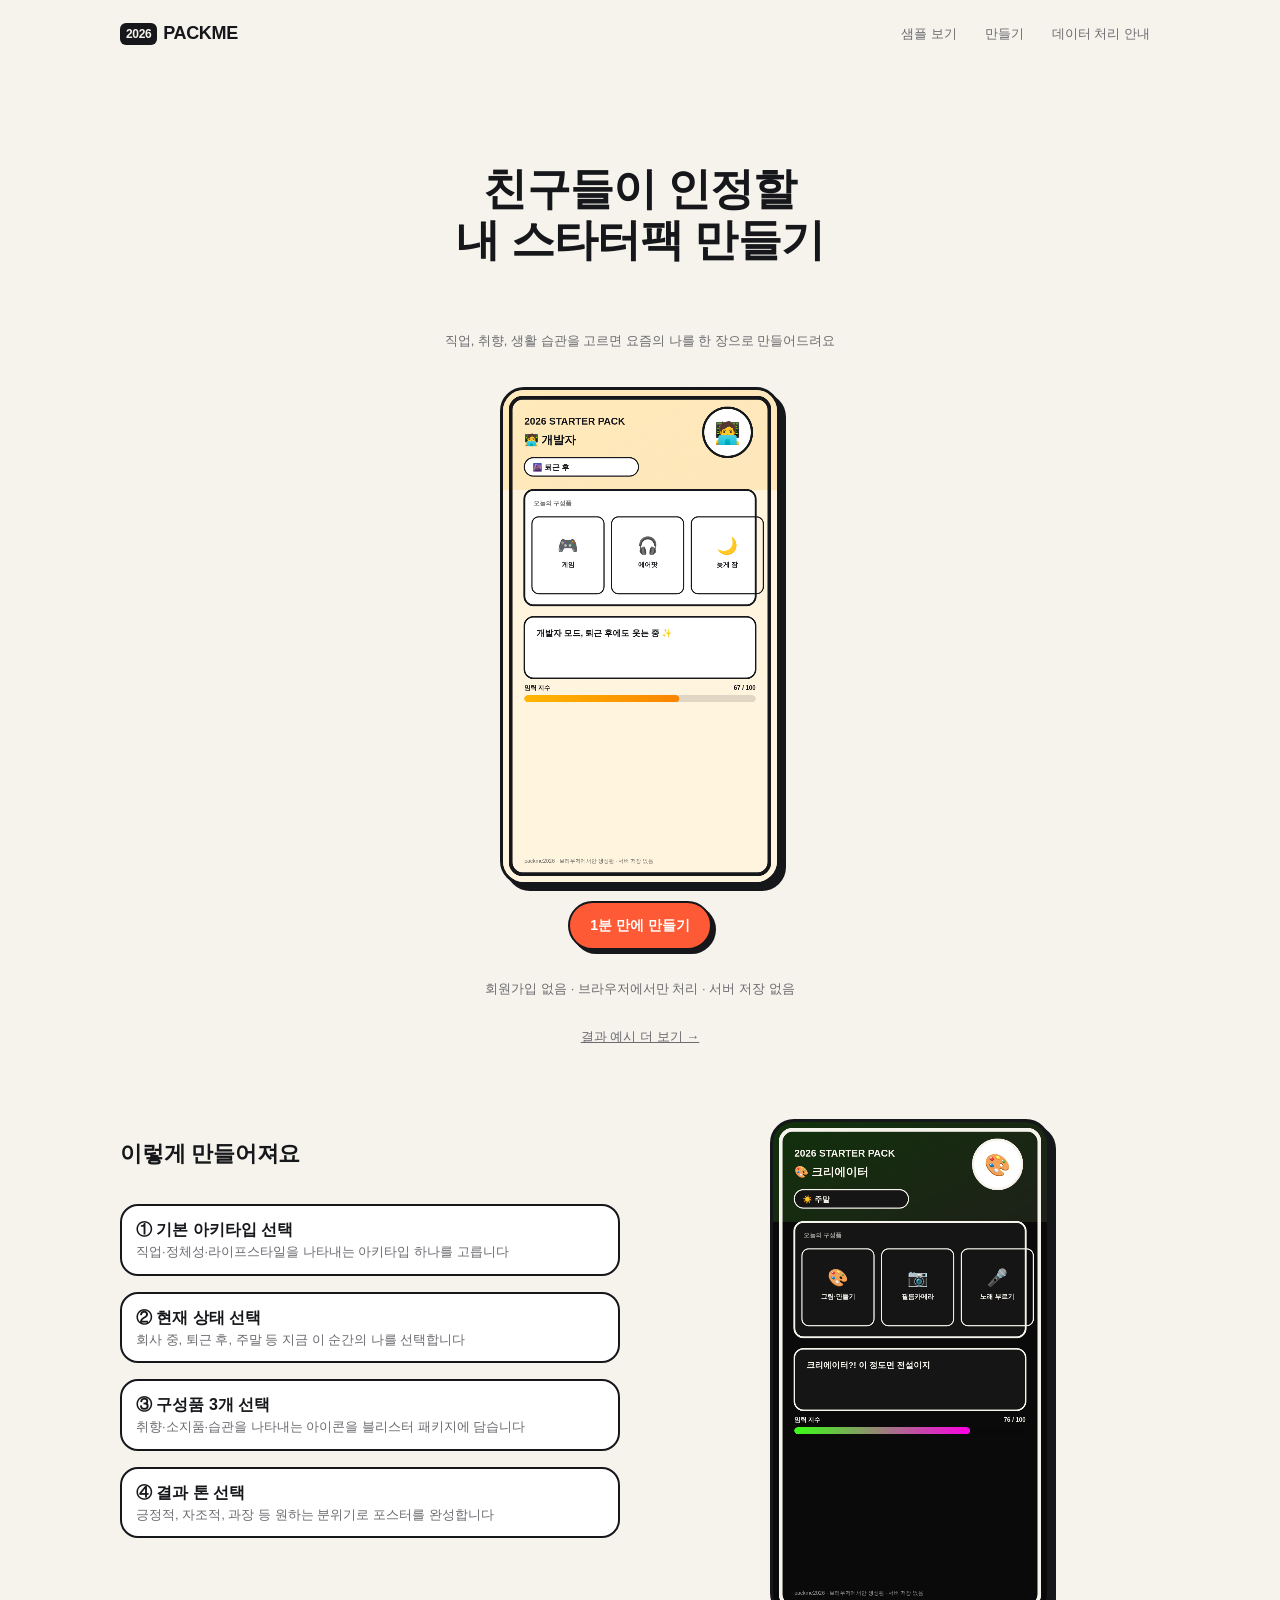
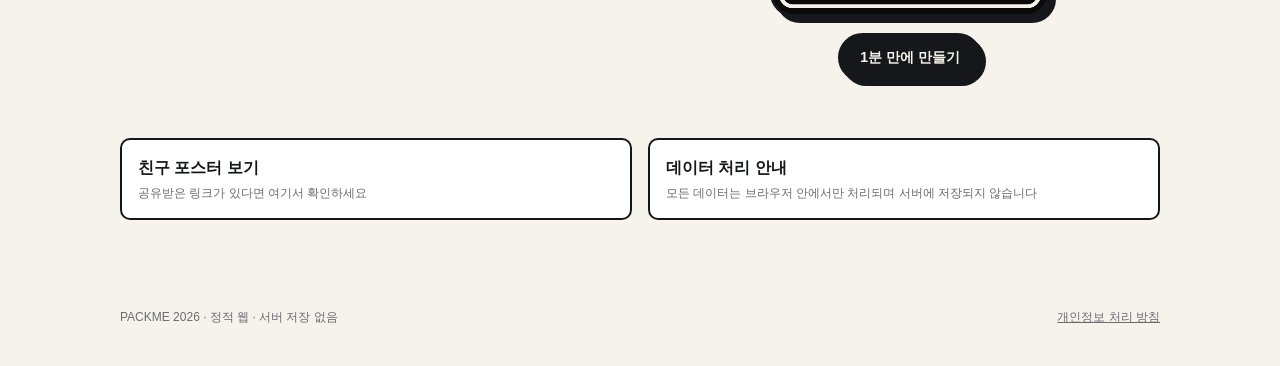
<file: index.html>
<!doctype html>
<html lang="ko">
<head>
<meta charset="utf-8">
<meta name="viewport" content="width=device-width, initial-scale=1">
<title>PACKME — 친구들이 인정할 내 스타터팩 만들기</title>
<meta name="description" content="직업, 취향, 생활 습관을 고르고 1분 만에 공유 가능한 나만의 스타터팩 포스터를 만들어보세요. 회원가입 없이, 브라우저에서만 처리됩니다.">
<meta property="og:type" content="website">
<meta property="og:title" content="친구들이 인정할 내 스타터팩 만들기">
<meta property="og:description" content="몇 번의 선택으로 요즘의 나를 한 장의 포스터로 만들어보세요.">
<meta property="og:url" content="https://solandolleh24-sketch.github.io/packme-web/">
<meta name="theme-color" content="#f6f3ec">
<link rel="icon" href="data:image/svg+xml,%3Csvg xmlns=%27http://www.w3.org/2000/svg%27 viewBox=%270 0 100 100%27%3E%3Ctext y=%27.9em%27 font-size=%2790%27%3E%F0%9F%93%A6%3C/text%3E%3C/svg%3E">
<link rel="stylesheet" href="assets/css/style.css">
</head>
<body>
  <header class="topbar">
    <a class="brand" href="index.html"><span class="badge">2026</span> PACKME</a>
    <div class="spacer"></div>
    <nav>
      <a href="sample.html">샘플 보기</a>
      <a href="create.html">만들기</a>
      <a href="privacy.html">데이터 처리 안내</a>
    </nav>
  </header>

  <main class="wrap">
    <section class="hero">
      <h1 class="t-xl">친구들이 인정할<br>내 스타터팩 만들기</h1>
      <p class="t-sm">직업, 취향, 생활 습관을 고르면 요즘의 나를 한 장으로 만들어드려요</p>

      <div class="poster-frame" data-tone="positive" style="max-width:280px; margin-top:8px;">
        <canvas id="homePreview"></canvas>
      </div>

      <div class="btn-row">
        <a class="btn accent" href="create.html">1분 만에 만들기</a>
      </div>
      <p class="t-sm">회원가입 없음 · 브라우저에서만 처리 · 서버 저장 없음</p>
      <a class="t-sm" href="sample.html" style="text-decoration:underline;">결과 예시 더 보기 →</a>
    </section>

    <section class="split" style="margin-top:56px;">
      <div class="col gap-16">
        <h2 class="t-lg">이렇게 만들어져요</h2>
        <div class="col gap-16">
          <div class="box tight">
            <div class="t-md">① 기본 아키타입 선택</div>
            <div class="t-sm">직업·정체성·라이프스타일을 나타내는 아키타입 하나를 고릅니다</div>
          </div>
          <div class="box tight">
            <div class="t-md">② 현재 상태 선택</div>
            <div class="t-sm">회사 중, 퇴근 후, 주말 등 지금 이 순간의 나를 선택합니다</div>
          </div>
          <div class="box tight">
            <div class="t-md">③ 구성품 3개 선택</div>
            <div class="t-sm">취향·소지품·습관을 나타내는 아이콘을 블리스터 패키지에 담습니다</div>
          </div>
          <div class="box tight">
            <div class="t-md">④ 결과 톤 선택</div>
            <div class="t-sm">긍정적, 자조적, 과장 등 원하는 분위기로 포스터를 완성합니다</div>
          </div>
        </div>
      </div>
      <div class="col gap-16 align-center" style="align-items:center;">
        <div class="poster-frame" data-tone="exaggerated" style="max-width:280px;">
          <canvas id="homePreview2"></canvas>
        </div>
        <a class="btn primary" href="create.html">1분 만에 만들기</a>
      </div>
    </section>

    <section class="row wrap-row gap-16 justify-center" style="margin-top:56px;">
      <a class="link-card" href="shared.html">
        <div class="title">친구 포스터 보기</div>
        <div class="desc">공유받은 링크가 있다면 여기서 확인하세요</div>
      </a>
      <a class="link-card" href="privacy.html">
        <div class="title">데이터 처리 안내</div>
        <div class="desc">모든 데이터는 브라우저 안에서만 처리되며 서버에 저장되지 않습니다</div>
      </a>
    </section>
  </main>

  <footer class="footer">
    <span>PACKME 2026 · 정적 웹 · 서버 저장 없음</span>
    <span><a href="privacy.html">개인정보 처리 방침</a></span>
  </footer>

  <script src="assets/js/data.js"></script>
  <script src="assets/js/state.js"></script>
  <script src="assets/js/poster.js"></script>
  <script>
    (async function () {
      if (document.fonts && document.fonts.ready) { try { await document.fonts.ready; } catch (e) {} }
      PackmePoster.render(document.getElementById("homePreview"), {
        archetype: "dev", state: "afterwork", taste: "gaming",
        belonging: "airpods", habit: "lateNight", tone: "positive", captionSeed: 0
      });
      PackmePoster.render(document.getElementById("homePreview2"), {
        archetype: "creator", state: "weekend", taste: "craft",
        belonging: "camera", habit: "singing", tone: "exaggerated", captionSeed: 0
      });
    })();
  </script>
</body>
</html>
</file>
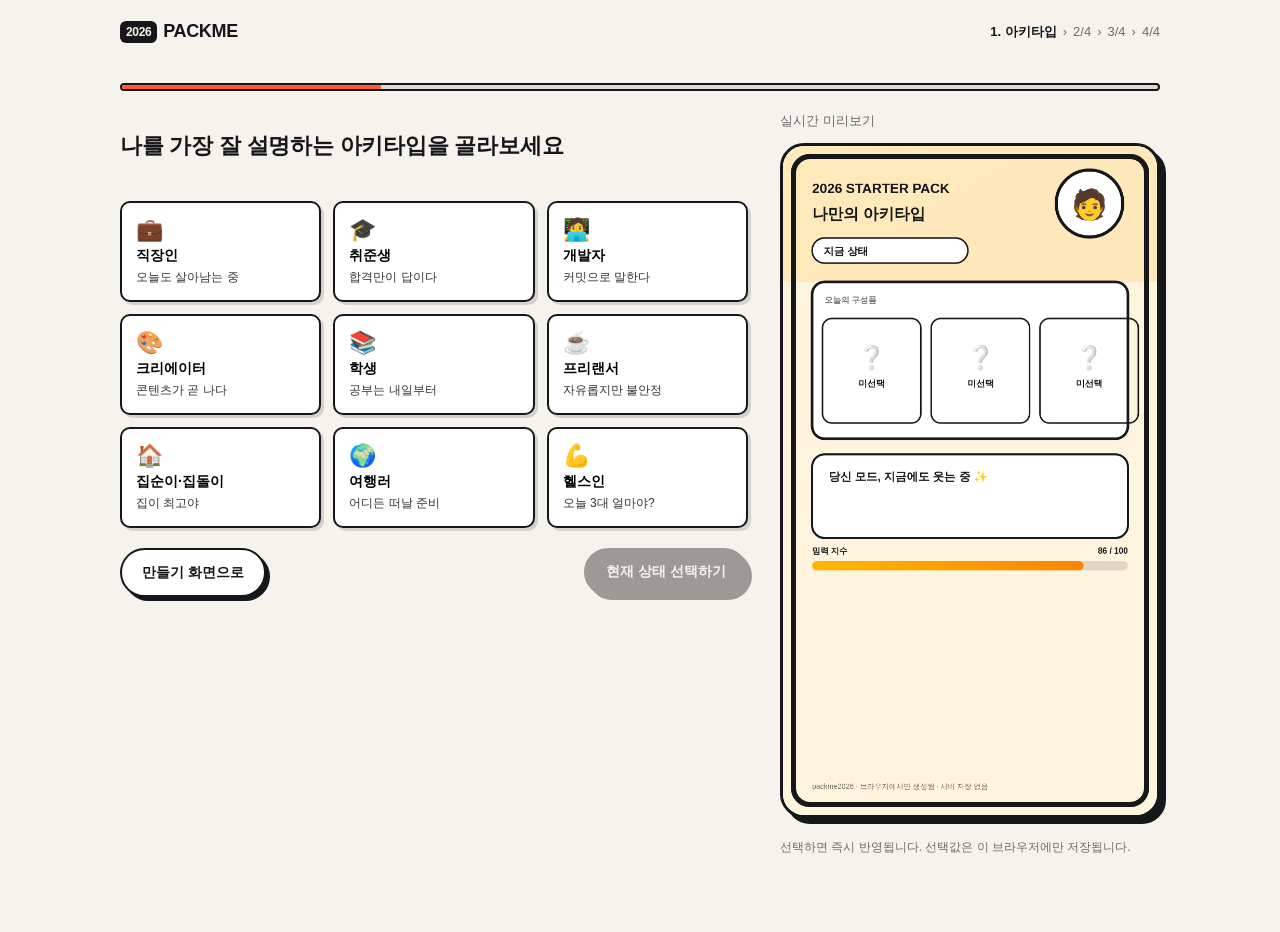
<file: create.html>
<!doctype html>
<html lang="ko">
<head>
<meta charset="utf-8">
<meta name="viewport" content="width=device-width, initial-scale=1">
<title>스타터팩 만들기 — PACKME 2026</title>
<meta name="theme-color" content="#f6f3ec">
<link rel="icon" href="data:image/svg+xml,%3Csvg xmlns=%27http://www.w3.org/2000/svg%27 viewBox=%270 0 100 100%27%3E%3Ctext y=%27.9em%27 font-size=%2790%27%3E%F0%9F%93%A6%3C/text%3E%3C/svg%3E">
<link rel="stylesheet" href="assets/css/style.css">
<style>
  .wizard-grid { display: grid; grid-template-columns: 1fr 380px; gap: 32px; align-items: start; }
  .preview-col { position: sticky; top: 20px; }
  @media (max-width: 860px) {
    .wizard-grid { grid-template-columns: 1fr; }
    /* Choices must come first on mobile — a full-size sticky poster preview
       above the fold made the tile grids look hidden/unreachable. */
    .preview-col { position: static; max-width: 220px; margin: 0 auto; }
  }
  .step-panel { display: none; }
  .step-panel.active { display: flex; flex-direction: column; gap: 20px; }
  .state-row { display: flex; align-items: center; gap: 16px; }
  .state-row .emoji-disc { width: 40px; height: 40px; border-radius: 50%; border: 2px solid var(--line); display: flex; align-items: center; justify-content: center; font-size: 20px; background: #fff; flex: none; }
</style>
</head>
<body>
  <header class="topbar">
    <a class="brand" href="index.html"><span class="badge">2026</span> PACKME</a>
    <div class="spacer"></div>
    <div class="steps" id="stepsBreadcrumb" aria-live="polite"></div>
  </header>

  <main class="wrap">
    <div class="col gap-16" style="margin-bottom:20px;">
      <div class="progress-track"><div class="progress-fill" id="progressFill" style="width:25%;"></div></div>
    </div>

    <div class="wizard-grid">
      <div>
        <!-- Step 1: 아키타입 -->
        <section class="step-panel" data-step="1">
          <h2 class="t-lg">나를 가장 잘 설명하는 아키타입을 골라보세요</h2>
          <div class="tile-grid" id="archetypeGrid"></div>
          <div class="row justify-between align-center">
            <a class="btn secondary" href="index.html">만들기 화면으로</a>
            <button class="btn primary" id="toStep2" disabled>현재 상태 선택하기</button>
          </div>
        </section>

        <!-- Step 2: 현재 상태 -->
        <section class="step-panel" data-step="2">
          <h2 class="t-lg">지금 당신의 상태는?</h2>
          <p class="t-sm">현재 상태가 포스터의 배경 톤과 결과 분위기를 결정합니다.</p>
          <div class="col gap-12" id="stateList"></div>
          <div class="row justify-between align-center">
            <button class="btn secondary" id="toStep1">1단계로</button>
            <button class="btn primary" id="toStep2Next" disabled>3단계: 구성품 선택</button>
          </div>
        </section>

        <!-- Step 3: 구성품 3개 -->
        <section class="step-panel" data-step="3">
          <h2 class="t-md">구성품 선택</h2>
          <div class="box tight" id="prevChoicesBox"></div>

          <div class="col gap-8">
            <div class="t-md">취향</div>
            <div class="t-sm">나를 가장 잘 나타내는 취향을 하나 고르세요.</div>
            <div class="chip-row" id="tasteChips"></div>
          </div>
          <div class="col gap-8">
            <div class="t-md">소지품</div>
            <div class="t-sm">늘 들고 다니는 필수품을 하나 고르세요.</div>
            <div class="chip-row" id="belongingChips"></div>
          </div>
          <div class="col gap-8">
            <div class="t-md">습관</div>
            <div class="t-sm">루틴처럼 반복하는 습관을 하나 고르세요.</div>
            <div class="chip-row" id="habitChips"></div>
          </div>

          <div class="box tight">
            <div class="t-sm" style="margin-bottom:8px;">현재 선택 요약</div>
            <div class="summary-grid" id="componentSummary"></div>
          </div>

          <div class="row justify-between align-center">
            <button class="btn secondary" id="toStep2Back">2단계로 돌아가기</button>
            <button class="btn primary" id="toStep4" disabled>4단계로 이동하기</button>
          </div>
        </section>

        <!-- Step 4: 결과 톤 -->
        <section class="step-panel" data-step="4">
          <h2 class="t-md">어떤 분위기로 완성할까요?</h2>
          <p class="t-sm">포스터의 결과 문구, 컬러 테마, 폰트 스타일이 선택한 톤으로 바뀝니다.</p>
          <div class="col gap-12" id="toneList"></div>
          <div class="row justify-between align-center">
            <button class="btn secondary" id="toStep3">3단계로 돌아가기</button>
            <button class="btn accent" id="finishBtn" disabled>포스터 완성하기</button>
          </div>
        </section>
      </div>

      <div class="preview-col col gap-12">
        <div class="t-sm">실시간 미리보기</div>
        <div class="poster-frame" id="previewFrame" data-tone="positive">
          <canvas id="previewCanvas"></canvas>
        </div>
        <p class="poster-caption-hint">선택하면 즉시 반영됩니다. 선택값은 이 브라우저에만 저장됩니다.</p>
      </div>
    </div>
  </main>

  <div class="toast" id="toast"></div>

  <script src="assets/js/data.js"></script>
  <script src="assets/js/state.js"></script>
  <script src="assets/js/poster.js"></script>
  <script src="assets/js/ui.js"></script>
  <script src="assets/js/wizard.js"></script>
</body>
</html>
</file>
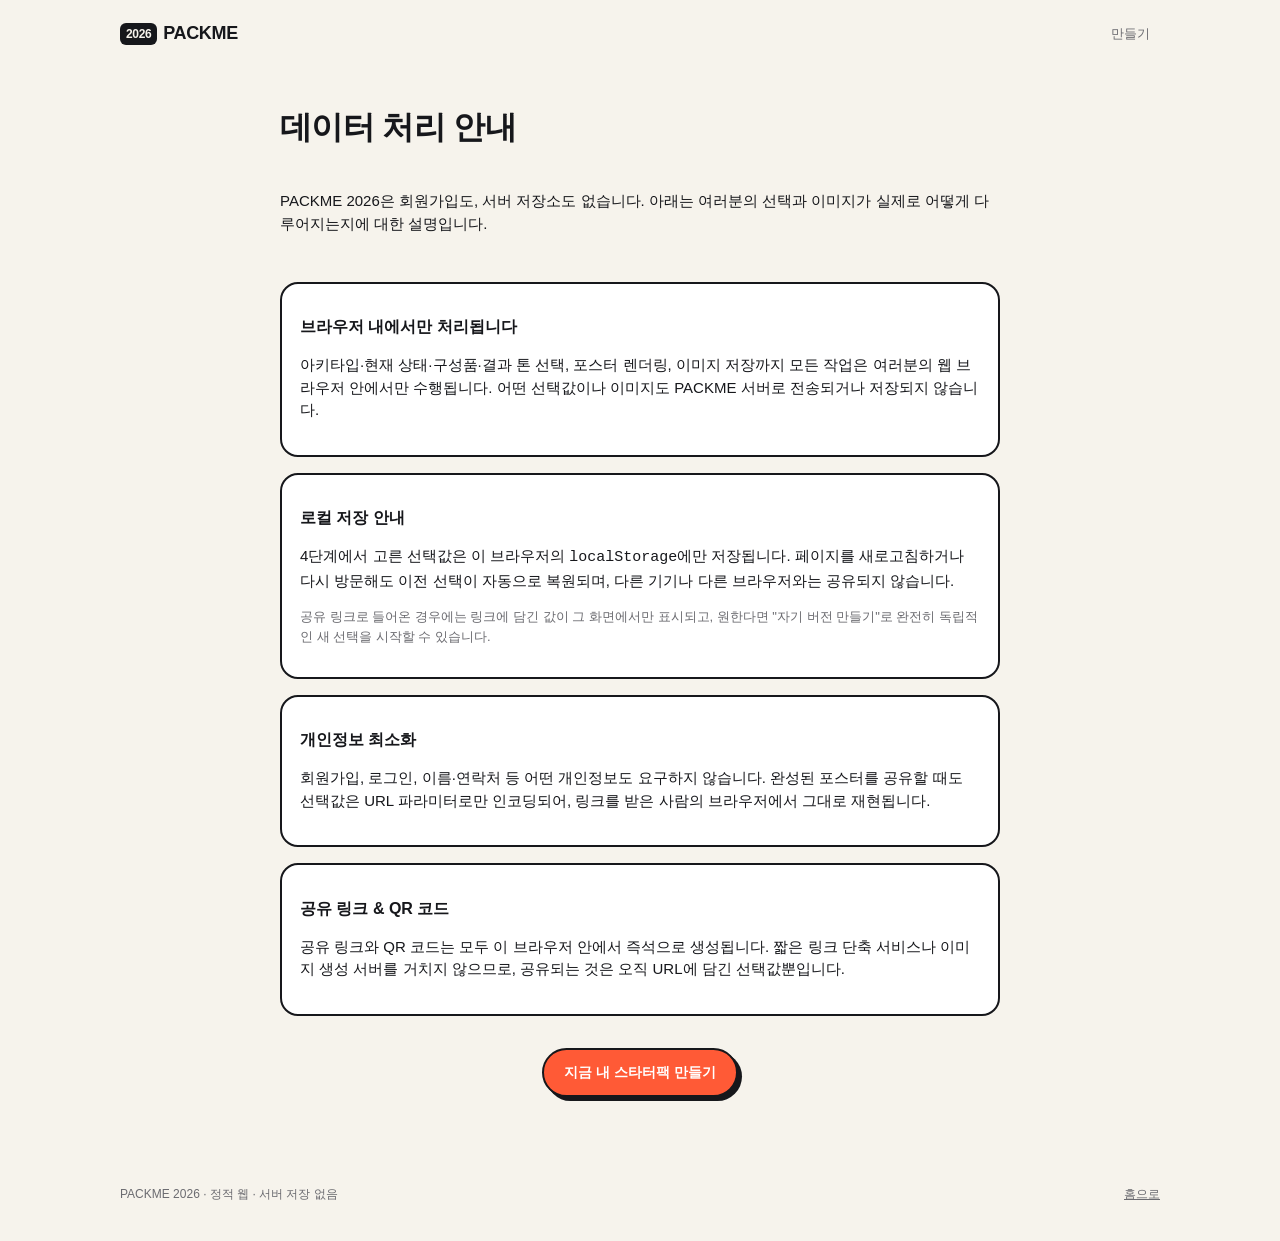
<file: privacy.html>
<!doctype html>
<html lang="ko">
<head>
<meta charset="utf-8">
<meta name="viewport" content="width=device-width, initial-scale=1">
<title>데이터 처리 안내 — PACKME 2026</title>
<meta name="theme-color" content="#f6f3ec">
<link rel="icon" href="data:image/svg+xml,%3Csvg xmlns=%27http://www.w3.org/2000/svg%27 viewBox=%270 0 100 100%27%3E%3Ctext y=%27.9em%27 font-size=%2790%27%3E%F0%9F%93%A6%3C/text%3E%3C/svg%3E">
<link rel="stylesheet" href="assets/css/style.css">
</head>
<body>
  <header class="topbar">
    <a class="brand" href="index.html"><span class="badge">2026</span> PACKME</a>
    <div class="spacer"></div>
    <nav><a href="create.html">만들기</a></nav>
  </header>

  <main class="wrap col gap-32" style="max-width:760px;">
    <div class="col gap-8">
      <h1 class="t-xl" style="font-size:32px;">데이터 처리 안내</h1>
      <p class="t-body">PACKME 2026은 회원가입도, 서버 저장소도 없습니다. 아래는 여러분의 선택과 이미지가 실제로 어떻게 다루어지는지에 대한 설명입니다.</p>
    </div>

    <div class="privacy-list">
      <section class="box">
        <h2 class="t-md">브라우저 내에서만 처리됩니다</h2>
        <p class="t-body">아키타입·현재 상태·구성품·결과 톤 선택, 포스터 렌더링, 이미지 저장까지 모든 작업은 여러분의 웹 브라우저 안에서만 수행됩니다. 어떤 선택값이나 이미지도 PACKME 서버로 전송되거나 저장되지 않습니다.</p>
      </section>

      <section class="box">
        <h2 class="t-md">로컬 저장 안내</h2>
        <p class="t-body">4단계에서 고른 선택값은 이 브라우저의 <code>localStorage</code>에만 저장됩니다. 페이지를 새로고침하거나 다시 방문해도 이전 선택이 자동으로 복원되며, 다른 기기나 다른 브라우저와는 공유되지 않습니다.</p>
        <p class="t-sm">공유 링크로 들어온 경우에는 링크에 담긴 값이 그 화면에서만 표시되고, 원한다면 "자기 버전 만들기"로 완전히 독립적인 새 선택을 시작할 수 있습니다.</p>
      </section>

      <section class="box">
        <h2 class="t-md">개인정보 최소화</h2>
        <p class="t-body">회원가입, 로그인, 이름·연락처 등 어떤 개인정보도 요구하지 않습니다. 완성된 포스터를 공유할 때도 선택값은 URL 파라미터로만 인코딩되어, 링크를 받은 사람의 브라우저에서 그대로 재현됩니다.</p>
      </section>

      <section class="box">
        <h2 class="t-md">공유 링크 & QR 코드</h2>
        <p class="t-body">공유 링크와 QR 코드는 모두 이 브라우저 안에서 즉석으로 생성됩니다. 짧은 링크 단축 서비스나 이미지 생성 서버를 거치지 않으므로, 공유되는 것은 오직 URL에 담긴 선택값뿐입니다.</p>
      </section>
    </div>

    <div class="row justify-center">
      <a class="btn accent" href="create.html">지금 내 스타터팩 만들기</a>
    </div>
  </main>

  <footer class="footer">
    <span>PACKME 2026 · 정적 웹 · 서버 저장 없음</span>
    <span><a href="index.html">홈으로</a></span>
  </footer>
</body>
</html>
</file>
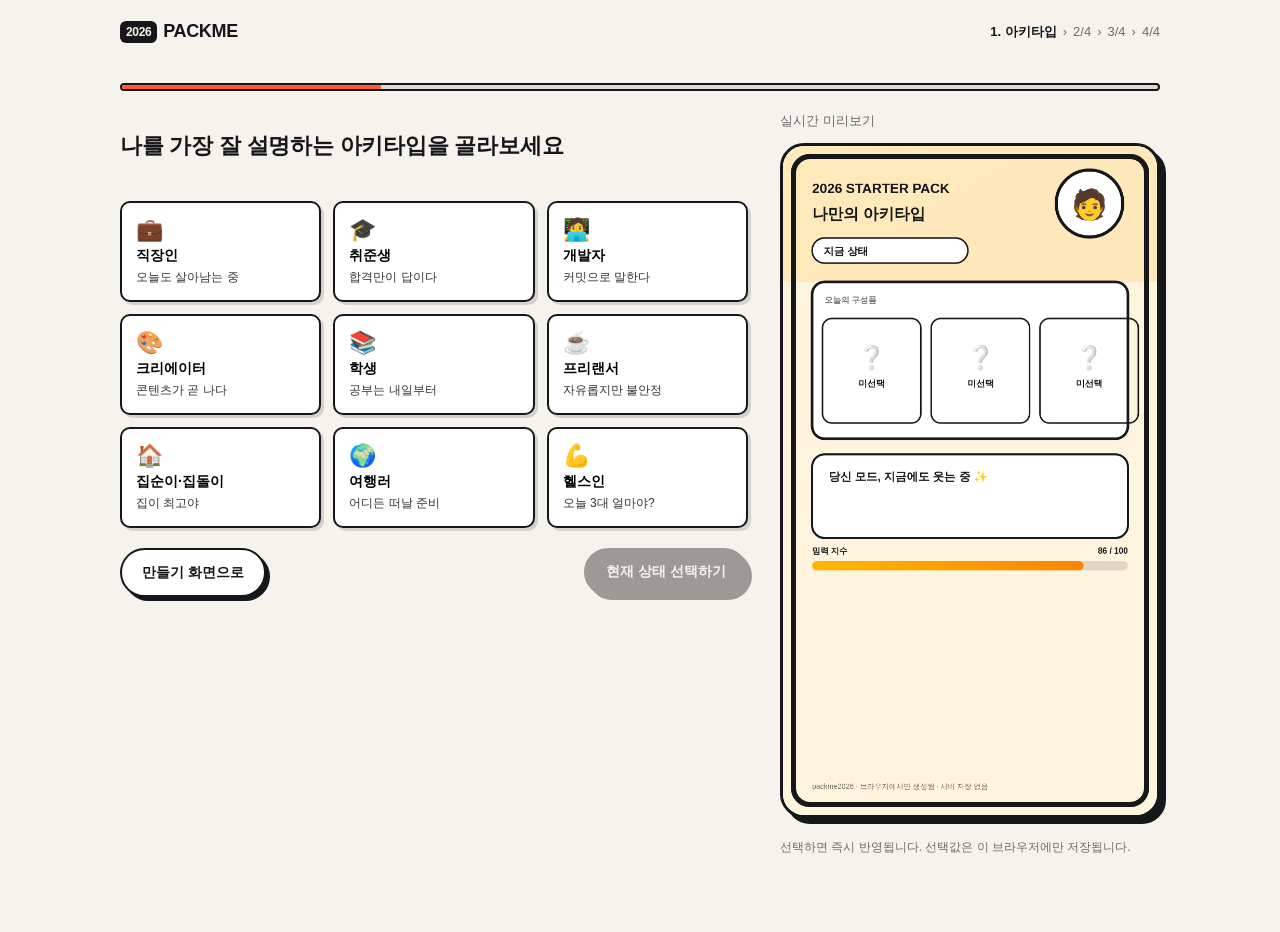
<file: result.html>
<!doctype html>
<html lang="ko">
<head>
<meta charset="utf-8">
<meta name="viewport" content="width=device-width, initial-scale=1">
<title>내 2026 스타터팩 — PACKME</title>
<meta property="og:type" content="website">
<meta property="og:title" content="내 2026 스타터팩이 완성됐어요">
<meta property="og:description" content="친구들이 인정할 내 스타터팩, 너도 확인해봐.">
<meta name="theme-color" content="#f6f3ec">
<link rel="icon" href="data:image/svg+xml,%3Csvg xmlns=%27http://www.w3.org/2000/svg%27 viewBox=%270 0 100 100%27%3E%3Ctext y=%27.9em%27 font-size=%2790%27%3E%F0%9F%93%A6%3C/text%3E%3C/svg%3E">
<link rel="stylesheet" href="assets/css/style.css">
</head>
<body>
  <header class="topbar">
    <a class="brand" href="index.html"><span class="badge">2026</span> PACKME</a>
    <div class="spacer"></div>
    <span class="t-md">내 2026 스타터팩</span>
  </header>

  <main class="wrap">
    <div class="split">
      <div class="col gap-16 align-center" style="align-items:center;">
        <div class="poster-frame" id="posterFrame" style="max-width:420px;">
          <canvas id="posterCanvas"></canvas>
        </div>
        <div class="btn-row justify-center">
          <button class="btn accent" id="shareBtn">이미지로 공유</button>
          <button class="btn primary" id="downloadBtn">이미지 저장</button>
        </div>
        <div class="btn-row justify-center">
          <button class="btn secondary" id="rerollBtn">다른 문구 보기</button>
          <a class="btn secondary" href="create.html">다시 만들기</a>
        </div>
      </div>

      <div class="col gap-20">
        <div class="box">
          <div class="t-md" style="margin-bottom:10px;">공유 링크</div>
          <input class="input" id="shareUrl" type="text" readonly>
          <div class="btn-row" style="margin-top:10px;">
            <button class="btn secondary" id="copyLinkBtn">링크 복사</button>
            <button class="btn secondary" id="showQrBtn">QR 코드 보기</button>
          </div>
        </div>

        <div class="box">
          <div class="t-md" style="margin-bottom:10px;">QR 코드</div>
          <div class="row justify-center">
            <div class="qr-box"><canvas id="qrInlineCanvas" width="180" height="180"></canvas></div>
          </div>
          <p class="t-sm center-text" style="margin-top:8px;">스마트폰으로 스캔하면 이 포스터를 바로 볼 수 있어요</p>
        </div>

        <div class="box">
          <div class="t-sm">브라우저 내에서만 처리됩니다</div>
          <div class="t-sm">선택값과 이미지는 서버에 저장되지 않아요. 공유 링크 파라미터와 내 기기에만 보관됩니다.</div>
        </div>
      </div>
    </div>
  </main>

  <!-- QR modal -->
  <div class="modal-backdrop" id="qrModal">
    <div class="modal">
      <div class="t-md">QR 코드로 공유하기</div>
      <div class="qr-box"><canvas id="qrModalCanvas" width="220" height="220"></canvas></div>
      <p class="t-sm">이 QR 코드를 스캔하면 내 포스터 페이지로 이동합니다</p>
      <button class="btn secondary" id="closeQrModal">닫기</button>
    </div>
  </div>

  <div class="toast" id="toast"></div>

  <script src="assets/js/data.js"></script>
  <script src="assets/js/state.js"></script>
  <script src="assets/js/poster.js"></script>
  <script src="assets/js/qrcode.js"></script>
  <script src="assets/js/ui.js"></script>
  <script src="assets/js/result.js"></script>
</body>
</html>
</file>
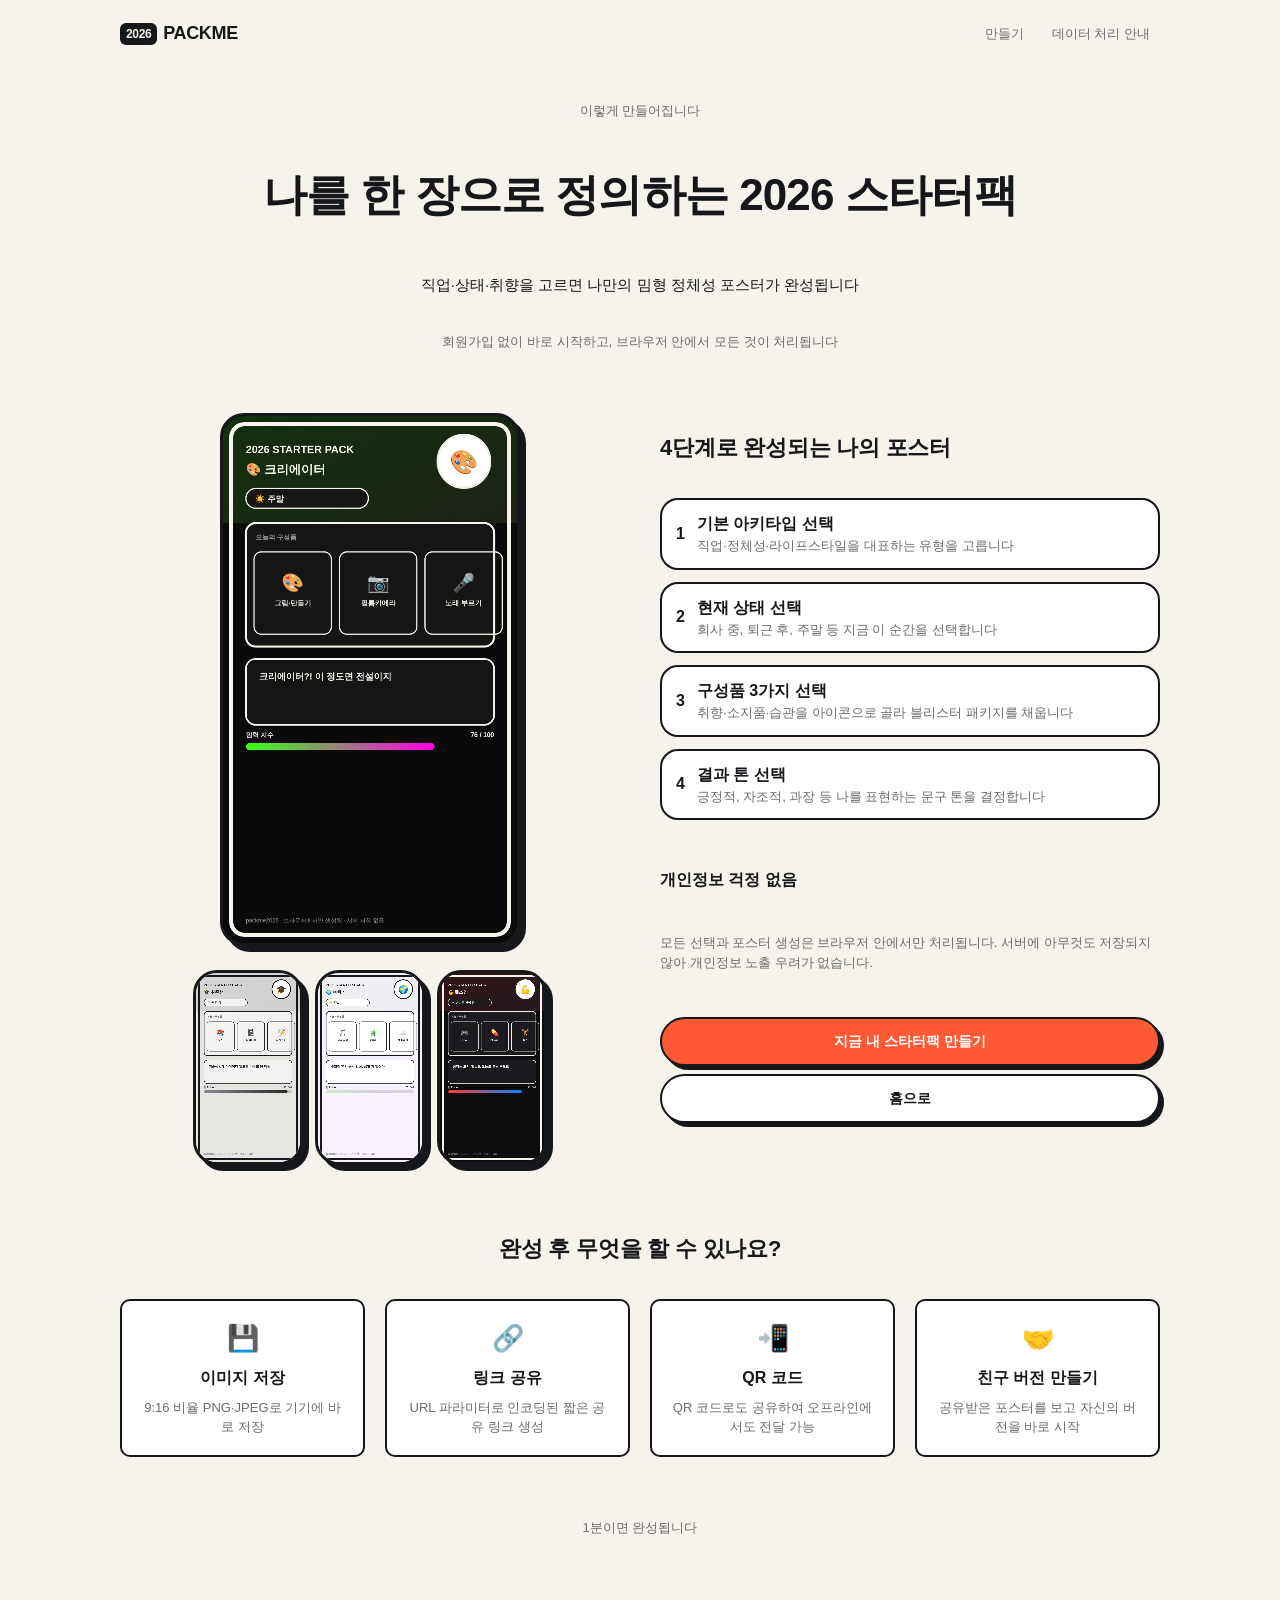
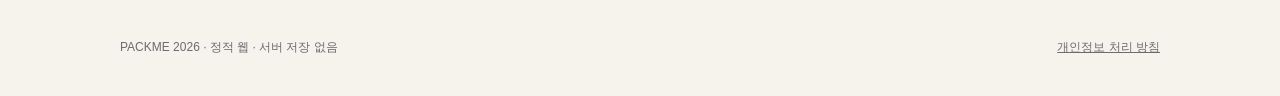
<file: sample.html>
<!doctype html>
<html lang="ko">
<head>
<meta charset="utf-8">
<meta name="viewport" content="width=device-width, initial-scale=1">
<title>샘플 포스터 안내 — PACKME 2026</title>
<meta name="description" content="회원가입 없이 1분 만에 완성되는 2026 스타터팩 포스터 샘플을 확인해보세요.">
<meta name="theme-color" content="#f6f3ec">
<link rel="icon" href="data:image/svg+xml,%3Csvg xmlns=%27http://www.w3.org/2000/svg%27 viewBox=%270 0 100 100%27%3E%3Ctext y=%27.9em%27 font-size=%2790%27%3E%F0%9F%93%A6%3C/text%3E%3C/svg%3E">
<link rel="stylesheet" href="assets/css/style.css">
</head>
<body>
  <header class="topbar">
    <a class="brand" href="index.html"><span class="badge">2026</span> PACKME</a>
    <div class="spacer"></div>
    <nav>
      <a href="create.html">만들기</a>
      <a href="privacy.html">데이터 처리 안내</a>
    </nav>
  </header>

  <main class="wrap col gap-48">
    <div class="col gap-8 align-center center-text">
      <p class="t-sm">이렇게 만들어집니다</p>
      <h1 class="t-xl">나를 한 장으로 정의하는 2026 스타터팩</h1>
      <p class="t-body">직업·상태·취향을 고르면 나만의 밈형 정체성 포스터가 완성됩니다</p>
      <p class="t-sm">회원가입 없이 바로 시작하고, 브라우저 안에서 모든 것이 처리됩니다</p>
    </div>

    <section class="split">
      <div class="col gap-24">
        <div class="row wrap-row gap-16 justify-center">
          <div class="poster-frame" data-tone="exaggerated" style="max-width:300px;">
            <canvas id="s1"></canvas>
          </div>
        </div>
        <div class="row gap-12 justify-center">
          <div class="poster-frame" data-tone="selfmock" style="max-width:110px;">
            <canvas id="s2"></canvas>
          </div>
          <div class="poster-frame" data-tone="relaxed" style="max-width:110px;">
            <canvas id="s3"></canvas>
          </div>
          <div class="poster-frame" data-tone="chaos" style="max-width:110px;">
            <canvas id="s4"></canvas>
          </div>
        </div>
      </div>

      <div class="col gap-32">
        <div class="col gap-16">
          <h2 class="t-lg">4단계로 완성되는 나의 포스터</h2>
          <div class="col gap-12">
            <div class="box tight row gap-12 align-center">
              <div class="t-md">1</div>
              <div class="col gap-4">
                <div class="t-md">기본 아키타입 선택</div>
                <div class="t-sm">직업·정체성·라이프스타일을 대표하는 유형을 고릅니다</div>
              </div>
            </div>
            <div class="box tight row gap-12 align-center">
              <div class="t-md">2</div>
              <div class="col gap-4">
                <div class="t-md">현재 상태 선택</div>
                <div class="t-sm">회사 중, 퇴근 후, 주말 등 지금 이 순간을 선택합니다</div>
              </div>
            </div>
            <div class="box tight row gap-12 align-center">
              <div class="t-md">3</div>
              <div class="col gap-4">
                <div class="t-md">구성품 3가지 선택</div>
                <div class="t-sm">취향·소지품·습관을 아이콘으로 골라 블리스터 패키지를 채웁니다</div>
              </div>
            </div>
            <div class="box tight row gap-12 align-center">
              <div class="t-md">4</div>
              <div class="col gap-4">
                <div class="t-md">결과 톤 선택</div>
                <div class="t-sm">긍정적, 자조적, 과장 등 나를 표현하는 문구 톤을 결정합니다</div>
              </div>
            </div>
          </div>
        </div>

        <div class="col gap-12">
          <h3 class="t-md">개인정보 걱정 없음</h3>
          <p class="t-sm">모든 선택과 포스터 생성은 브라우저 안에서만 처리됩니다. 서버에 아무것도 저장되지 않아 개인정보 노출 우려가 없습니다.</p>
        </div>

        <div class="col gap-8">
          <a class="btn accent block" href="create.html">지금 내 스타터팩 만들기</a>
          <a class="btn secondary block" href="index.html">홈으로</a>
        </div>
      </div>
    </section>

    <section class="col gap-16 align-center center-text">
      <h2 class="t-lg">완성 후 무엇을 할 수 있나요?</h2>
      <div class="feature-cards" style="width:100%;">
        <div class="feature-card">
          <div class="emoji">💾</div>
          <div class="t-md">이미지 저장</div>
          <div class="t-sm">9:16 비율 PNG·JPEG로 기기에 바로 저장</div>
        </div>
        <div class="feature-card">
          <div class="emoji">🔗</div>
          <div class="t-md">링크 공유</div>
          <div class="t-sm">URL 파라미터로 인코딩된 짧은 공유 링크 생성</div>
        </div>
        <div class="feature-card">
          <div class="emoji">📲</div>
          <div class="t-md">QR 코드</div>
          <div class="t-sm">QR 코드로도 공유하여 오프라인에서도 전달 가능</div>
        </div>
        <div class="feature-card">
          <div class="emoji">🤝</div>
          <div class="t-md">친구 버전 만들기</div>
          <div class="t-sm">공유받은 포스터를 보고 자신의 버전을 바로 시작</div>
        </div>
      </div>
    </section>

    <p class="t-sm center-text">1분이면 완성됩니다</p>
  </main>

  <footer class="footer">
    <span>PACKME 2026 · 정적 웹 · 서버 저장 없음</span>
    <span><a href="privacy.html">개인정보 처리 방침</a></span>
  </footer>

  <script src="assets/js/data.js"></script>
  <script src="assets/js/state.js"></script>
  <script src="assets/js/poster.js"></script>
  <script>
    (async function () {
      if (document.fonts && document.fonts.ready) { try { await document.fonts.ready; } catch (e) {} }
      var samples = [
        { el: "s1", sel: { archetype: "creator", state: "weekend", taste: "craft", belonging: "camera", habit: "singing", tone: "exaggerated", captionSeed: 0 } },
        { el: "s2", sel: { archetype: "jobseeker", state: "jobhunt", taste: "reading", belonging: "diary", habit: "journaling", tone: "selfmock", captionSeed: 1 } },
        { el: "s3", sel: { archetype: "traveler", state: "weekend", taste: "music", belonging: "tumbler", habit: "blanking", tone: "relaxed", captionSeed: 0 } },
        { el: "s4", sel: { archetype: "gymrat", state: "burnout", taste: "gaming", belonging: "vitamin", habit: "gym", tone: "chaos", captionSeed: 2 } }
      ];
      samples.forEach(function (s) {
        try { PackmePoster.render(document.getElementById(s.el), s.sel); }
        catch (e) { console.error("sample render failed", e); }
      });
    })();
  </script>
</body>
</html>
</file>
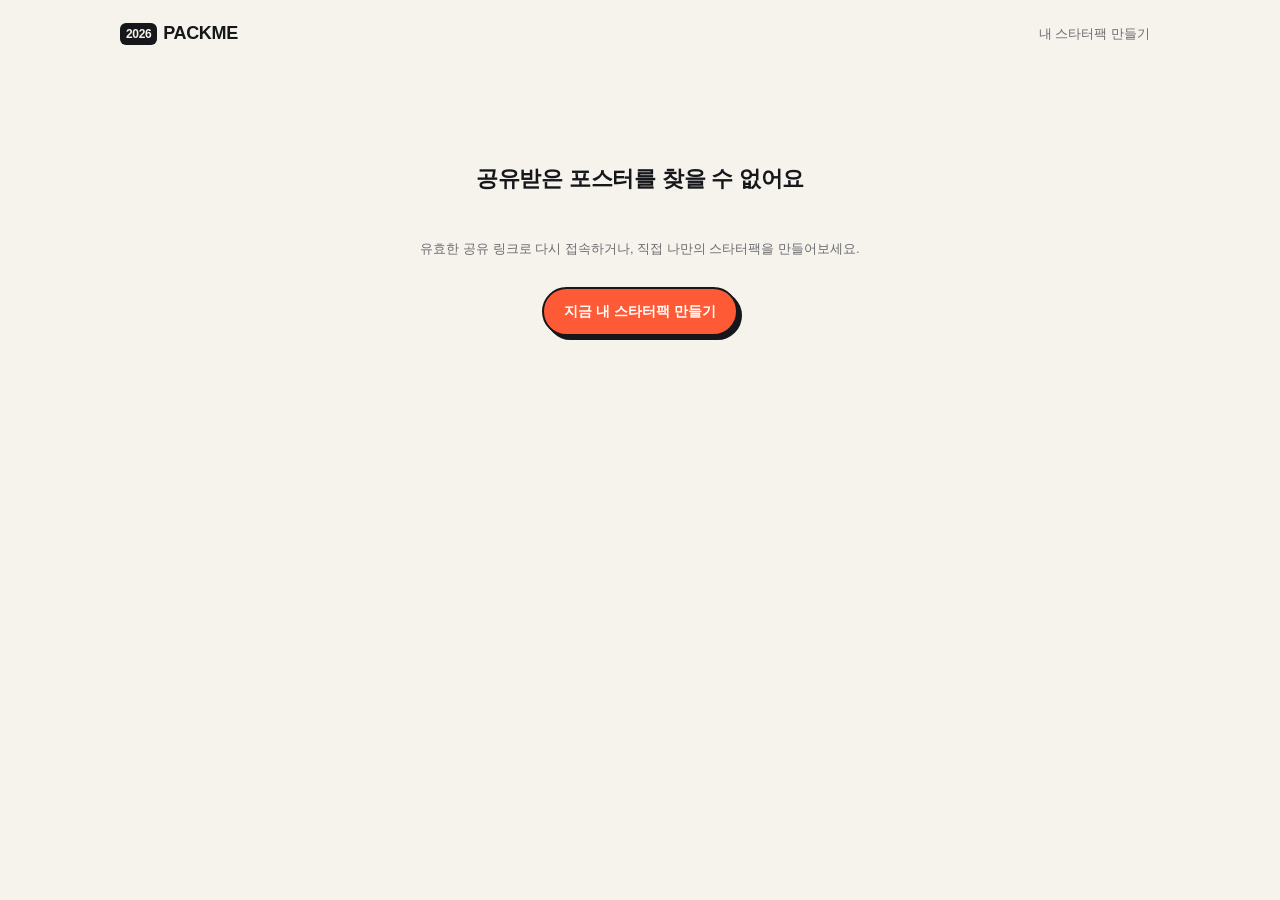
<file: shared.html>
<!doctype html>
<html lang="ko">
<head>
<meta charset="utf-8">
<meta name="viewport" content="width=device-width, initial-scale=1">
<title>친구의 2026 스타터팩 — PACKME</title>
<meta property="og:type" content="website">
<meta property="og:title" content="친구의 2026 스타터팩, 인정해?">
<meta property="og:description" content="반박하려면 네 버전으로 증명해봐. 회원가입 없이 1분이면 완성돼.">
<meta name="theme-color" content="#f6f3ec">
<link rel="icon" href="data:image/svg+xml,%3Csvg xmlns=%27http://www.w3.org/2000/svg%27 viewBox=%270 0 100 100%27%3E%3Ctext y=%27.9em%27 font-size=%2790%27%3E%F0%9F%93%A6%3C/text%3E%3C/svg%3E">
<link rel="stylesheet" href="assets/css/style.css">
</head>
<body>
  <header class="topbar">
    <a class="brand" href="index.html"><span class="badge">2026</span> PACKME</a>
    <div class="spacer"></div>
    <nav><a href="create.html">내 스타터팩 만들기</a></nav>
  </header>

  <main class="wrap">
    <div id="emptyState" class="col gap-16 align-center center-text" style="display:none; padding:60px 0;">
      <h1 class="t-lg">공유받은 포스터를 찾을 수 없어요</h1>
      <p class="t-sm">유효한 공유 링크로 다시 접속하거나, 직접 나만의 스타터팩을 만들어보세요.</p>
      <a class="btn accent" href="create.html">지금 내 스타터팩 만들기</a>
    </div>

    <div id="content" class="split">
      <div class="col gap-24 align-center" style="align-items:center; max-width:420px;">
        <div class="poster-frame" id="posterFrame" style="max-width:380px;">
          <canvas id="posterCanvas"></canvas>
        </div>
        <div class="reaction-row" id="reactionRow"></div>
        <button class="btn accent block" id="makeMyOwnBtn">자기 버전 만들기</button>
        <button class="btn secondary block" id="shareBtn">이미지로 공유</button>
      </div>

      <div class="col gap-20">
        <div class="t-md">친구의 2026 스타터팩</div>
        <div class="box">
          <div class="col gap-12" id="summaryBox"></div>
        </div>
        <div class="box">
          <div class="t-sm">이 포스터는 브라우저에서만 생성되었습니다.</div>
          <div class="t-sm">선택값은 서버에 저장되지 않으며 URL 파라미터로만 공유됩니다.</div>
        </div>
        <div class="btn-row">
          <button class="btn secondary" id="copyLinkBtn">링크 복사</button>
          <button class="btn secondary" id="showQrBtn">QR 코드 보기</button>
        </div>
      </div>
    </div>
  </main>

  <div class="modal-backdrop" id="qrModal">
    <div class="modal">
      <div class="t-md">QR 코드로 공유하기</div>
      <div class="qr-box"><canvas id="qrModalCanvas" width="220" height="220"></canvas></div>
      <p class="t-sm">카메라로 스캔하면 이 포스터로 바로 연결됩니다.</p>
      <button class="btn secondary" id="closeQrModal">닫기</button>
    </div>
  </div>

  <div class="toast" id="toast"></div>

  <script src="assets/js/data.js"></script>
  <script src="assets/js/state.js"></script>
  <script src="assets/js/poster.js"></script>
  <script src="assets/js/qrcode.js"></script>
  <script src="assets/js/ui.js"></script>
  <script src="assets/js/shared.js"></script>
</body>
</html>
</file>
<file: assets/css/style.css>
/* PACKME 2026 — design system
   Blister-pack packaging aesthetic: bold outlines, sticker corners, punchy type. */

:root {
  --ink: #16171b;
  --paper: #f6f3ec;
  --panel: #ffffff;
  --line: #16171b;
  --muted: #6b6b70;
  --accent: #ff5a36;
  --accent-ink: #16171b;
  --radius: 18px;
  --radius-sm: 10px;
  --shadow-hard: 6px 6px 0 var(--line);
  --shadow-hard-sm: 4px 4px 0 var(--line);
  --gap: 16px;
  --maxw: 1080px;

  /* tone themes (overridden per data-tone) */
  --tone-a: #ffb703;
  --tone-b: #fb8500;
  --tone-bg: #fff4de;
  --tone-text: #16171b;
}

[data-tone="positive"] {
  --tone-a: #ffb703;
  --tone-b: #fb8500;
  --tone-bg: #fff4de;
  --tone-text: #16171b;
}
[data-tone="selfmock"] {
  --tone-a: #6b6b70;
  --tone-b: #2b2b2b;
  --tone-bg: #e7e5e2;
  --tone-text: #16171b;
}
[data-tone="exaggerated"] {
  --tone-a: #39ff14;
  --tone-b: #ff00e5;
  --tone-bg: #0a0a0a;
  --tone-text: #f6f3ec;
}
[data-tone="relaxed"] {
  --tone-a: #cdeac0;
  --tone-b: #d8c9f0;
  --tone-bg: #f6f1fb;
  --tone-text: #16171b;
}
[data-tone="chaos"] {
  --tone-a: #ff3b30;
  --tone-b: #0a84ff;
  --tone-bg: #0d0d0f;
  --tone-text: #f6f3ec;
}

* { box-sizing: border-box; }
html, body { margin: 0; padding: 0; }
body {
  font-family: "Pretendard", "Apple SD Gothic Neo", "Malgun Gothic", -apple-system, BlinkMacSystemFont, sans-serif;
  background: var(--paper);
  color: var(--ink);
  line-height: 1.5;
  -webkit-font-smoothing: antialiased;
}

a { color: inherit; }

img, svg { max-width: 100%; display: block; }

.wrap {
  max-width: var(--maxw);
  margin: 0 auto;
  padding: 20px 20px 64px;
}

/* ---------- header / nav ---------- */
.topbar {
  display: flex;
  align-items: center;
  gap: 12px;
  max-width: var(--maxw);
  margin: 0 auto;
  padding: 18px 20px;
}
.brand {
  font-weight: 800;
  font-size: 18px;
  letter-spacing: -0.02em;
  text-decoration: none;
  display: flex;
  align-items: center;
  gap: 6px;
}
.brand .badge {
  background: var(--ink);
  color: var(--paper);
  border-radius: 6px;
  padding: 2px 6px;
  font-size: 12px;
}
.topbar .spacer { flex: 1; }
.topbar nav { display: flex; gap: 8px; }
.topbar nav a {
  font-size: 13px;
  text-decoration: none;
  color: var(--muted);
  padding: 6px 10px;
  border-radius: 999px;
}
.topbar nav a:hover { background: rgba(0,0,0,0.06); color: var(--ink); }

/* ---------- layout helpers ---------- */
.row { display: flex; flex-direction: row; }
.col { display: flex; flex-direction: column; }
.gap-8 { gap: 8px; }
.gap-12 { gap: 12px; }
.gap-16 { gap: 16px; }
.gap-20 { gap: 20px; }
.gap-24 { gap: 24px; }
.gap-32 { gap: 32px; }
.gap-40 { gap: 40px; }
.gap-48 { gap: 48px; }
.align-center { align-items: center; }
.align-start { align-items: flex-start; }
.justify-center { justify-content: center; }
.justify-between { justify-content: space-between; }
.wrap-row { flex-wrap: wrap; }
.center-text { text-align: center; }
.stack { display: flex; flex-direction: column; }

.split {
  display: grid;
  grid-template-columns: 1fr 1fr;
  gap: 40px;
  align-items: start;
}
@media (max-width: 860px) {
  .split { grid-template-columns: 1fr; }
}

/* ---------- text scale ---------- */
.t-xl { font-size: clamp(28px, 4.4vw, 44px); font-weight: 800; letter-spacing: -0.02em; line-height: 1.15; }
.t-lg { font-size: 22px; font-weight: 800; letter-spacing: -0.01em; }
.t-md { font-size: 16px; font-weight: 700; }
.t-sm { font-size: 13px; color: var(--muted); }
.t-body { font-size: 15px; }

/* ---------- box / card ---------- */
.box {
  background: var(--panel);
  border: 2px solid var(--line);
  border-radius: var(--radius);
  padding: 18px;
}
.box.hard { box-shadow: var(--shadow-hard); }
.box.tight { padding: 12px 14px; }

.tile {
  background: var(--panel);
  border: 2px solid var(--line);
  border-radius: var(--radius-sm);
  padding: 14px;
  cursor: pointer;
  text-align: left;
  display: flex;
  flex-direction: column;
  gap: 4px;
  transition: transform .12s ease, box-shadow .12s ease;
  box-shadow: 3px 3px 0 rgba(22,23,27,0.15);
}
.tile:hover { transform: translate(-1px,-1px); box-shadow: 4px 4px 0 rgba(22,23,27,0.35); }
.tile.selected {
  background: var(--accent);
  color: #fff;
  box-shadow: var(--shadow-hard-sm);
}
.tile[aria-pressed="true"] .name::after,
.tile[aria-pressed="true"] .t-md::after { content: " ✓"; }
.tile .emoji { font-size: 22px; }
.tile .name { font-weight: 700; font-size: 14px; }
.tile .tagline { font-size: 12px; opacity: .8; }

.tile-grid {
  display: grid;
  grid-template-columns: repeat(3, 1fr);
  gap: 12px;
}
@media (max-width: 640px) {
  .tile-grid { grid-template-columns: repeat(2, 1fr); }
}

/* ---------- chips ---------- */
.chip {
  border: 2px solid var(--line);
  background: var(--panel);
  border-radius: 999px;
  padding: 10px 16px;
  min-height: 44px;
  font-size: 13px;
  font-weight: 600;
  cursor: pointer;
  display: inline-flex;
  align-items: center;
}
.chip.selected { background: var(--ink); color: var(--paper); }
.chip[aria-pressed="true"]::after { content: " ✓"; }
.chip-row { display: flex; flex-wrap: wrap; gap: 8px; }

/* ---------- radio card (tone picker) ---------- */
.tone-card {
  display: flex;
  align-items: center;
  gap: 14px;
  border: 2px solid var(--line);
  border-radius: var(--radius-sm);
  padding: 14px 16px;
  cursor: pointer;
  background: var(--panel);
}
.tone-card.selected { background: #fff4ec; box-shadow: var(--shadow-hard-sm); }
.tone-card input { width: 18px; height: 18px; accent-color: var(--accent); }
.tone-card .name { font-weight: 800; font-size: 15px; }
.tone-card .desc { font-size: 12px; color: var(--muted); }
.tone-dot {
  width: 22px; height: 22px; border-radius: 50%;
  border: 2px solid var(--line); flex: none;
}

/* ---------- buttons ---------- */
.btn {
  appearance: none;
  border: 2px solid var(--line);
  background: var(--panel);
  color: var(--ink);
  padding: 12px 20px;
  min-height: 48px;
  border-radius: 999px;
  font-weight: 700;
  font-size: 14px;
  cursor: pointer;
  text-decoration: none;
  display: inline-flex;
  align-items: center;
  justify-content: center;
  gap: 8px;
  box-shadow: var(--shadow-hard-sm);
  transition: transform .1s ease;
}
.btn:active { transform: translate(2px,2px); box-shadow: none; }
.btn.primary { background: var(--ink); color: var(--paper); }
.btn.accent { background: var(--accent); color: #fff; border-color: var(--line); }
.btn.secondary { background: var(--panel); }
.btn.ghost { border-color: transparent; box-shadow: none; background: transparent; }
.btn:disabled { opacity: .4; cursor: not-allowed; transform: none; box-shadow: var(--shadow-hard-sm); }
.btn.block { width: 100%; }
.btn-row { display: flex; gap: 10px; flex-wrap: wrap; }

/* ---------- progress ---------- */
.steps {
  display: flex; align-items: center; gap: 6px; font-size: 13px; color: var(--muted); flex-wrap: wrap;
}
.steps .current { color: var(--ink); font-weight: 800; }
.steps a { text-decoration: none; color: var(--muted); }
.progress-track {
  height: 8px; border-radius: 999px; background: rgba(0,0,0,0.1); border: 2px solid var(--line); overflow: hidden;
}
.progress-fill { height: 100%; background: var(--accent); }

/* ---------- poster ---------- */
.poster-frame {
  border: 3px solid var(--line);
  border-radius: 24px;
  box-shadow: var(--shadow-hard);
  overflow: hidden;
  background: var(--tone-bg, #fff4de);
  aspect-ratio: 9 / 16;
  width: 100%;
  max-width: 380px;
  position: relative;
}
.poster-frame canvas { width: 100%; height: 100%; display: block; }
.poster-caption-hint { font-size: 12px; color: var(--muted); margin-top: 8px; }

/* ---------- home hero ---------- */
.hero {
  display: flex; flex-direction: column; align-items: center; gap: 16px; text-align: center; padding: 40px 0 16px;
}
.hero .t-sm { max-width: 480px; }

@media (max-width: 480px) {
  .hero { padding: 20px 0 12px; gap: 12px; }
  .hero .poster-frame { max-width: 190px !important; margin-top: 0 !important; }
}

.feature-cards {
  display: grid; grid-template-columns: repeat(4, 1fr); gap: 20px;
}
@media (max-width: 860px) { .feature-cards { grid-template-columns: repeat(2, 1fr); } }
.feature-card {
  border: 2px solid var(--line); border-radius: var(--radius-sm); padding: 18px; text-align: center;
  background: var(--panel);
  display: flex; flex-direction: column; gap: 8px; align-items: center;
}
.feature-card .emoji { font-size: 26px; }

.link-card {
  border: 2px solid var(--line); border-radius: var(--radius-sm); padding: 16px; text-decoration: none; color: var(--ink);
  background: var(--panel); flex: 1; min-width: 220px;
}
.link-card:hover { background: #fff4ec; }
.link-card .title { font-weight: 800; margin-bottom: 4px; }
.link-card .desc { font-size: 12px; color: var(--muted); }

/* ---------- input ---------- */
.input {
  border: 2px solid var(--line);
  border-radius: 999px;
  padding: 10px 16px;
  font-size: 13px;
  width: 100%;
  background: var(--panel);
}

/* ---------- badge / meme meter ---------- */
.meter-track {
  height: 10px; border-radius: 999px; background: rgba(0,0,0,0.12); border: 2px solid var(--line); overflow: hidden;
}
.meter-fill { height: 100%; background: linear-gradient(90deg, var(--tone-a), var(--tone-b)); }

/* ---------- modal ---------- */
.modal-backdrop {
  position: fixed; inset: 0; background: rgba(15,15,17,0.55);
  display: none; align-items: center; justify-content: center; padding: 20px; z-index: 50;
}
.modal-backdrop.open { display: flex; }
.modal {
  background: var(--panel); border: 2px solid var(--line); border-radius: var(--radius);
  box-shadow: var(--shadow-hard); padding: 24px; max-width: 360px; width: 100%;
  display: flex; flex-direction: column; gap: 14px; align-items: center; text-align: center;
}
.qr-box { background: #fff; padding: 10px; border: 2px solid var(--line); border-radius: 12px; }

/* ---------- footer ---------- */
.footer {
  max-width: var(--maxw); margin: 0 auto; padding: 24px 20px 40px; color: var(--muted); font-size: 12px;
  display: flex; justify-content: space-between; flex-wrap: wrap; gap: 8px;
}

/* ---------- toast ---------- */
.toast {
  position: fixed; left: 50%; bottom: 24px; transform: translate(-50%, 20px);
  background: var(--ink); color: var(--paper); padding: 10px 18px; border-radius: 999px; font-size: 13px;
  opacity: 0; pointer-events: none; transition: all .2s ease; z-index: 60; font-weight: 600;
}
.toast.show { opacity: 1; transform: translate(-50%, 0); }

.summary-grid {
  display: grid; grid-template-columns: repeat(3, 1fr); gap: 16px;
}
@media (max-width: 640px) { .summary-grid { grid-template-columns: 1fr; } }

.kv { display: flex; flex-direction: column; gap: 4px; }
.kv .k { font-size: 12px; color: var(--muted); }
.kv .v { font-size: 14px; font-weight: 700; }

.reaction-row { display: flex; gap: 10px; justify-content: center; flex-wrap: wrap; }
.reaction-row .btn.picked { background: var(--accent); color: #fff; }

.privacy-list { display: flex; flex-direction: column; gap: 16px; }

/* ---------- accessibility: focus + motion ---------- */
:focus-visible {
  outline: 3px solid var(--accent);
  outline-offset: 2px;
}
.tile:focus-visible,
.chip:focus-visible,
.tone-card:focus-within {
  outline: 3px solid var(--accent);
  outline-offset: 2px;
}

@media (prefers-reduced-motion: reduce) {
  *, *::before, *::after {
    animation-duration: 0.01ms !important;
    animation-iteration-count: 1 !important;
    transition-duration: 0.01ms !important;
    scroll-behavior: auto !important;
  }
}
</file>
